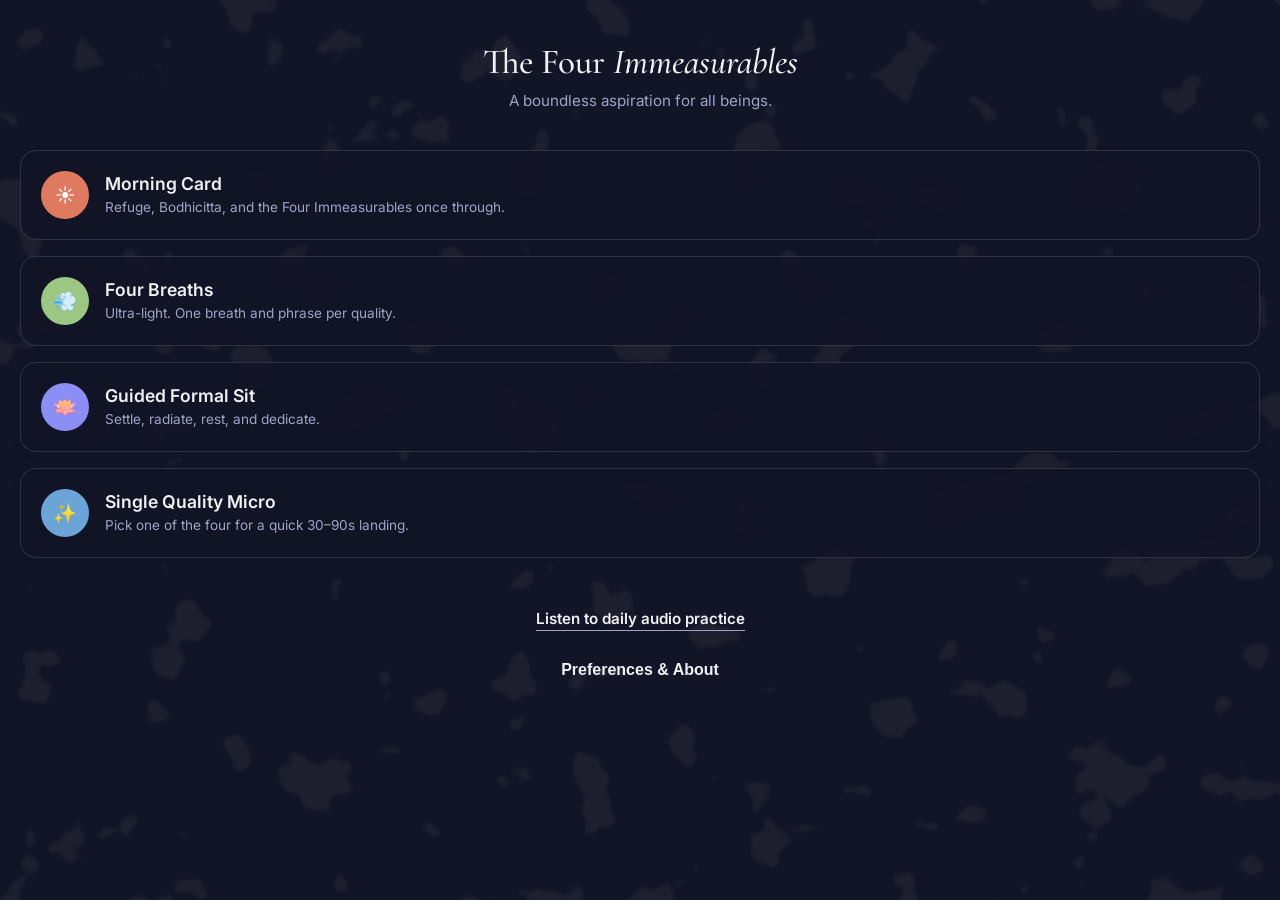
<file: index.html>
<!DOCTYPE html>
<html lang="en">
<head>
  <meta charset="UTF-8">
  <meta name="viewport" content="width=device-width, initial-scale=1.0, maximum-scale=1.0, user-scalable=no, viewport-fit=cover">
  <title>Four Immeasurables Practice</title>

<meta name="description" content="A daily practice of the Four Immeasurables — loving-kindness, compassion, joy, and equanimity.">
<meta property="og:type" content="website">
<meta property="og:site_name" content="Four Immeasurables Practice">
<meta property="og:title" content="Four Immeasurables Practice">
<meta property="og:description" content="A daily practice of loving-kindness, compassion, joy, and equanimity.">
<meta property="og:url" content="https://meltckr.github.io/immeasurables/">
<meta property="og:image" content="https://meltckr.github.io/immeasurables/og-image.png">
<meta property="og:image:width" content="1200">
<meta property="og:image:height" content="630">
<meta property="og:image:alt" content="Quiet dawn over a still alpine lake — Four Immeasurables Practice">
<meta name="twitter:card" content="summary_large_image">
<meta name="twitter:title" content="Four Immeasurables Practice">
<meta name="twitter:description" content="A daily practice of loving-kindness, compassion, joy, and equanimity.">
<meta name="twitter:image" content="https://meltckr.github.io/immeasurables/og-image.png">

  
  <meta name="apple-mobile-web-app-capable" content="yes">
  <meta name="mobile-web-app-capable" content="yes">
  <meta name="apple-mobile-web-app-status-bar-style" content="black-translucent">
  <meta name="apple-mobile-web-app-title" content="Immeasurables">
  <meta name="application-name" content="Immeasurables">
  <meta name="theme-color" content="#fcf8eb">
  
  <link rel="manifest" href="manifest.json">
  <link rel="apple-touch-icon" href="apple-touch-icon.png">
  <link rel="icon" type="image/png" sizes="192x192" href="icon-192.png">
  <link rel="icon" type="image/png" sizes="512x512" href="icon-512.png">
  
  <link rel="preconnect" href="https://fonts.googleapis.com">
  <link rel="preconnect" href="https://fonts.gstatic.com" crossorigin>
  <link href="https://fonts.googleapis.com/css2?family=Cormorant+Garamond:ital,wght@0,400;0,500;0,600;1,400;1,500&family=Inter:wght@400;500;600;700&display=swap" rel="stylesheet">
  
  <link rel="stylesheet" href="css/app.css">
</head>
<body class="theme-midday">
  <div class="bg-layer bg-dust"></div>
  
  <div id="app">
    <!-- Home Screen -->
    <div id="screen-home" class="screen active">
      <header>
        <h1>The Four <em>Immeasurables</em></h1>
        <p>A boundless aspiration for all beings.</p>
      </header>
      
      <div class="modes-grid">
        <button type="button" class="mode-card" id="btn-morning">
          <span class="mode-icon" style="background: var(--color-lk)" aria-hidden="true">☀️</span>
          <span class="mode-text">
            <span class="mode-title">Morning Card</span>
            <span class="mode-blurb">Refuge, Bodhicitta, and the Four Immeasurables once through.</span>
          </span>
        </button>
        
        <button type="button" class="mode-card" id="btn-breaths">
          <span class="mode-icon" style="background: var(--color-joy)" aria-hidden="true">💨</span>
          <span class="mode-text">
            <span class="mode-title">Four Breaths</span>
            <span class="mode-blurb">Ultra-light. One breath and phrase per quality.</span>
          </span>
        </button>
        
        <button type="button" class="mode-card" id="btn-formal">
          <span class="mode-icon" style="background: var(--color-equanimity)" aria-hidden="true">🪷</span>
          <span class="mode-text">
            <span class="mode-title">Guided Formal Sit</span>
            <span class="mode-blurb">Settle, radiate, rest, and dedicate.</span>
          </span>
        </button>
        
        <button type="button" class="mode-card" id="btn-micro">
          <span class="mode-icon" style="background: var(--color-compassion)" aria-hidden="true">✨</span>
          <span class="mode-text">
            <span class="mode-title">Single Quality Micro</span>
            <span class="mode-blurb">Pick one of the four for a quick 30–90s landing.</span>
          </span>
        </button>
      </div>
      
      <div class="footer-links">
        <a href="daily-practice/" target="_self">Listen to daily audio practice</a>
        <br><br>
        <button type="button" id="btn-settings" class="settings-btn">Preferences & About</button>
      </div>
    </div>
    
    <!-- Micro Menu Screen -->
    <div id="screen-micro-menu" class="screen">
      <div class="nav-top">
        <button type="button" class="btn-back">← Back</button>
      </div>
      <div class="practice-content" style="justify-content: flex-start; padding-top: 40px;">
        <h2 style="font-family: var(--font-serif); font-size: 2rem; margin-bottom: 30px;">Select Quality</h2>
        <div class="micro-menu">
          <button type="button" class="micro-btn micro-lk" data-quality="lk">Loving-Kindness</button>
          <button type="button" class="micro-btn micro-compassion" data-quality="compassion">Compassion</button>
          <button type="button" class="micro-btn micro-joy" data-quality="joy">Empathetic Joy</button>
          <button type="button" class="micro-btn micro-equanimity" data-quality="equanimity">Equanimity</button>
        </div>
      </div>
    </div>

    <!-- Practice Screen -->
    <div id="screen-practice" class="screen">
      <div class="nav-top">
        <button type="button" class="btn-back">← Back</button>
        <div class="progress-dots" id="progress-dots"></div>
        <div style="width:50px"></div><!-- Spacer for centering -->
      </div>
      
      <div class="practice-content" id="practice-content">
        <!-- Injected via JS -->
      </div>
      
      <div class="practice-actions">
        <button type="button" id="btn-continue" class="btn-continue">Continue</button>
      </div>
    </div>
  </div>

  <!-- Settings Modal -->
  <div class="modal-overlay" id="settings-modal">
    <div class="modal-content">
      <div class="modal-header">
        <h2 style="font-family: var(--font-serif); font-size: 1.5rem;">Preferences</h2>
        <button type="button" class="close-modal" id="btn-close-settings">&times;</button>
      </div>
      <div class="setting-row">
        <span>Formal Sit Order</span>
        <label style="display:flex; align-items:center; gap:8px;">
          <input type="checkbox" id="order-toggle" checked style="accent-color: var(--accent);">
          <span style="font-size:0.9rem; color:var(--text-secondary)">Equanimity First</span>
        </label>
      </div>
      <div class="setting-row">
        <span>Theme Override</span>
        <select id="theme-select" style="padding:6px; border-radius:8px; background:var(--nav-bg); color:var(--text-primary); border:1px solid rgba(128,128,128,0.3)">
          <option value="auto">Auto (Time of Day)</option>
          <option value="morning">Morning (Gold/Saffron)</option>
          <option value="midday">Midday (Bright/Cream)</option>
          <option value="night">Night (Indigo)</option>
        </select>
      </div>
      <div style="margin-top:20px; font-size:0.85rem; color:var(--text-secondary); line-height:1.5;">
        <p><strong>About this practice:</strong> The Four Immeasurables (*tshad med bzhi*) are four qualities of heart trained as a wish for all sentient beings. This is a general map for daily practice, grounded in the Vajra Ocean / MSB daily liturgy.</p>
      </div>
    </div>
  </div>

  <script src="js/app.js"></script>
</body>
</html>
</file>
<file: css/app.css>
:root {
  --font-serif: 'Cormorant Garamond', serif;
  --font-sans: 'Inter', system-ui, sans-serif;
  --safe-top: env(safe-area-inset-top, 0px);
  --safe-bottom: env(safe-area-inset-bottom, 0px);
  
  --trans: 350ms cubic-bezier(0.25, 0.1, 0.25, 1);
}

/* Default Time-of-Day Themes */
/* Morning (~5–11): warm gold / saffron */
.theme-morning {
  --bg-color: #fcf8eb;
  --text-primary: #1a140c;
  --text-secondary: #4a3b28;
  --accent: #7a4e10;
  --nav-bg: rgba(252, 248, 235, 0.94);
}

/* Midday (~11–17): clearer bright cream/white with gold accents */
.theme-midday {
  --bg-color: #ffffff;
  --text-primary: #1f1f1f;
  --text-secondary: #3d3d3d;
  --accent: #6f4710;
  --nav-bg: rgba(255, 255, 255, 0.94);
}

/* Night (~17–5): deeper indigo with saffron accents */
.theme-night {
  --bg-color: #121526;
  --text-primary: #f0f0f5;
  --text-secondary: #9ea4c7;
  --accent: #e5a443;
  --nav-bg: rgba(18, 21, 38, 0.9);
}

/* Base Qualities Colors */
:root {
  --color-lk: #e07a5f; /* warm saffron / coral */
  --color-compassion: #3d5a80; /* deep teal / blue */
  --color-joy: #6a994e; /* fresh green / jade */
  --color-equanimity: #454ade; /* soft indigo / lapis */
}

.theme-night {
  --color-compassion: #6ba4d6;
  --color-joy: #9bc782;
  --color-equanimity: #8a8ef5;
}

* {
  box-sizing: border-box;
  margin: 0;
  padding: 0;
}

html, body {
  width: 100%;
  height: 100%;
  overflow: hidden; /* SPA no scrolling by default, inner screens handle it */
  overscroll-behavior: none;
  font-family: var(--font-sans);
  background-color: var(--bg-color);
  color: var(--text-primary);
  transition: background-color var(--trans), color var(--trans);
  -webkit-font-smoothing: antialiased;
  -webkit-tap-highlight-color: transparent;
}

@media (prefers-reduced-motion: reduce) {
  * {
    animation-duration: 0.01ms !important;
    animation-iteration-count: 1 !important;
    transition-duration: 0.01ms !important;
    scroll-behavior: auto !important;
  }
}

#app {
  width: 100%;
  height: 100%;
  position: relative;
  overflow: hidden;
  display: flex;
  flex-direction: column;
}

.bg-layer {
  position: absolute;
  top: 0; left: 0; right: 0; bottom: 0;
  z-index: 0;
  pointer-events: none;
  opacity: 0.15;
  background-size: cover;
  background-position: center;
  transition: opacity 1s ease, background-image 1s ease;
}

.bg-dust {
  background-image: url('../assets/blender/gold-dust.png');
  opacity: 0.05;
}

.screen {
  position: absolute;
  top: 0; left: 0; right: 0; bottom: 0;
  z-index: 10;
  display: flex;
  flex-direction: column;
  padding: calc(20px + var(--safe-top)) 20px calc(20px + var(--safe-bottom));
  opacity: 0;
  pointer-events: none;
  transition: opacity var(--trans), transform var(--trans);
  transform: translateY(10px);
  overflow-y: auto;
}

.screen.active {
  opacity: 1;
  pointer-events: auto;
  transform: translateY(0);
}

.screen.exiting-up {
  opacity: 0;
  transform: translateY(-20px);
}

.screen.exiting-down {
  opacity: 0;
  transform: translateY(20px);
}

/* Home Screen */
header {
  text-align: center;
  margin-bottom: 40px;
  margin-top: 20px;
}
header h1 {
  font-family: var(--font-serif);
  font-weight: 500;
  font-size: 2.2rem;
  color: var(--text-primary);
}
header p {
  color: var(--text-secondary);
  font-size: 0.95rem;
  margin-top: 8px;
}

.modes-grid {
  display: flex;
  flex-direction: column;
  gap: 16px;
  margin-bottom: 30px;
}

.mode-card {
  width: 100%;
  font: inherit;
  color: inherit;
  appearance: none;
  -webkit-appearance: none;
  background: var(--nav-bg);
  border: 1px solid rgba(128,128,128,0.28);
  border-radius: 16px;
  padding: 20px;
  text-align: left;
  cursor: pointer;
  display: flex;
  align-items: center;
  gap: 16px;
  box-shadow: 0 4px 20px rgba(0,0,0,0.02);
  transition: transform 0.2s ease, background 0.2s ease;
  touch-action: manipulation;
}
.mode-card:active {
  transform: scale(0.98);
}
.mode-icon {
  width: 48px;
  height: 48px;
  border-radius: 50%;
  display: flex;
  align-items: center;
  justify-content: center;
  background: var(--accent);
  color: #fff;
  font-size: 1.2rem;
  flex-shrink: 0;
}
.mode-title {
  display: block;
  font-family: var(--font-sans);
  font-size: 1.1rem;
  font-weight: 600;
  margin-bottom: 4px;
  color: var(--text-primary);
}
.mode-blurb {
  display: block;
  font-size: 0.85rem;
  color: var(--text-secondary);
  line-height: 1.4;
}

/* Practice Screens */
.nav-top {
  display: flex;
  justify-content: space-between;
  align-items: center;
  margin-bottom: auto;
  z-index: 20;
}
.btn-back {
  background: none;
  border: none;
  color: var(--text-primary);
  font-size: 0.95rem;
  font-weight: 600;
  padding: 10px;
  min-height: 44px;
  cursor: pointer;
  touch-action: manipulation;
}
.progress-dots {
  display: flex;
  gap: 6px;
}
.dot {
  width: 6px;
  height: 6px;
  border-radius: 50%;
  background: var(--text-secondary);
  opacity: 0.55;
  transition: opacity 0.3s;
}
.dot.active {
  opacity: 1;
  background: var(--accent);
}

.practice-content {
  flex-grow: 1;
  display: flex;
  flex-direction: column;
  justify-content: center;
  align-items: center;
  text-align: center;
  cursor: pointer;
}

.tibetan-name {
  font-family: var(--font-serif);
  font-style: italic;
  font-size: 1.5rem;
  color: var(--accent);
  margin-bottom: 8px;
}
.english-label {
  font-size: 0.85rem;
  text-transform: uppercase;
  letter-spacing: 0.2em;
  color: var(--text-secondary);
  margin-bottom: 40px;
  font-weight: 600;
}
.verse-text {
  font-family: var(--font-serif);
  font-size: 2rem;
  line-height: 1.4;
  color: var(--text-primary);
  max-width: 90%;
  margin: 0 auto;
}
.step-note {
  font-size: 1.05rem;
  margin-top: 20px;
  color: var(--text-secondary);
  font-family: var(--font-sans);
  font-style: normal;
  max-width: 90%;
}

.practice-actions {
  margin-top: auto;
  display: flex;
  justify-content: center;
  padding: 12px 0 8px;
  z-index: 20;
}
.btn-continue {
  appearance: none;
  -webkit-appearance: none;
  min-height: 52px;
  min-width: 220px;
  padding: 14px 32px;
  border-radius: 999px;
  border: none;
  background: var(--text-primary);
  color: var(--bg-color);
  font-family: var(--font-sans);
  font-size: 1.05rem;
  font-weight: 600;
  letter-spacing: 0.02em;
  cursor: pointer;
  touch-action: manipulation;
}
.btn-continue:active {
  transform: scale(0.98);
}
.mode-card:focus-visible,
.btn-continue:focus-visible,
.btn-back:focus-visible,
.settings-btn:focus-visible,
.micro-btn:focus-visible {
  outline: 2px solid var(--accent);
  outline-offset: 3px;
}

.pulse-ring {
  width: 100px;
  height: 100px;
  border-radius: 50%;
  border: 1px solid var(--accent);
  position: absolute;
  top: 50%; left: 50%;
  transform: translate(-50%, -50%);
  animation: pulse-breathe 8s infinite ease-in-out;
  pointer-events: none;
  opacity: 0;
}

@keyframes pulse-breathe {
  0% { transform: translate(-50%, -50%) scale(0.8); opacity: 0; }
  20% { opacity: 0.3; }
  50% { transform: translate(-50%, -50%) scale(1.5); opacity: 0; }
  100% { transform: translate(-50%, -50%) scale(0.8); opacity: 0; }
}

.settings-btn {
  background: none;
  border: none;
  color: var(--text-primary);
  padding: 10px;
  min-height: 44px;
  font-size: 1rem;
  font-weight: 600;
  cursor: pointer;
  touch-action: manipulation;
}

.footer-links {
  text-align: center;
  margin-top: 20px;
}
.footer-links a {
  color: var(--text-primary);
  text-decoration: none;
  font-size: 0.95rem;
  font-weight: 600;
  border-bottom: 1px solid var(--text-secondary);
  padding-bottom: 2px;
}

/* Toggles & Modals */
.modal-overlay {
  position: fixed;
  top: 0; left: 0; right: 0; bottom: 0;
  background: rgba(0,0,0,0.5);
  backdrop-filter: blur(4px);
  z-index: 100;
  display: flex;
  align-items: flex-end;
  opacity: 0;
  pointer-events: none;
  transition: opacity 0.3s;
}
.modal-overlay.active {
  opacity: 1;
  pointer-events: auto;
}
.modal-content {
  width: 100%;
  background: var(--bg-color);
  border-radius: 24px 24px 0 0;
  padding: 24px calc(24px + env(safe-area-inset-right)) calc(24px + var(--safe-bottom)) calc(24px + env(safe-area-inset-left));
  transform: translateY(100%);
  transition: transform 0.3s cubic-bezier(0.25, 0.1, 0.25, 1);
}
.modal-overlay.active .modal-content {
  transform: translateY(0);
}
.setting-row {
  display: flex;
  justify-content: space-between;
  align-items: center;
  padding: 16px 0;
  border-bottom: 1px solid rgba(128,128,128,0.1);
}
.setting-row:last-child {
  border-bottom: none;
}
.modal-header {
  display: flex;
  justify-content: space-between;
  align-items: center;
  margin-bottom: 16px;
}
.close-modal {
  background: none;
  border: none;
  font-size: 1.5rem;
  color: var(--text-primary);
  cursor: pointer;
}

/* Single Quality Menu */
.micro-menu {
  display: flex;
  flex-direction: column;
  gap: 12px;
  width: 100%;
  max-width: 400px;
  margin: 0 auto;
}
.micro-btn {
  padding: 20px;
  border-radius: 12px;
  border: none;
  font-family: var(--font-serif);
  font-size: 1.3rem;
  color: #fff;
  cursor: pointer;
  transition: opacity 0.2s;
}
.micro-btn:active {
  opacity: 0.8;
}
.micro-lk { background: var(--color-lk); }
.micro-compassion { background: var(--color-compassion); }
.micro-joy { background: var(--color-joy); }
.micro-equanimity { background: var(--color-equanimity); }

/* Decorative Assets */
.asset-lotus { background-image: url('../assets/blender/lotus-soft.png'); }
.asset-orb { background-image: url('../assets/blender/orb-light.png'); }
.asset-thread { background-image: url('../assets/blender/bloom-gold-thread.png'); }
</file>
